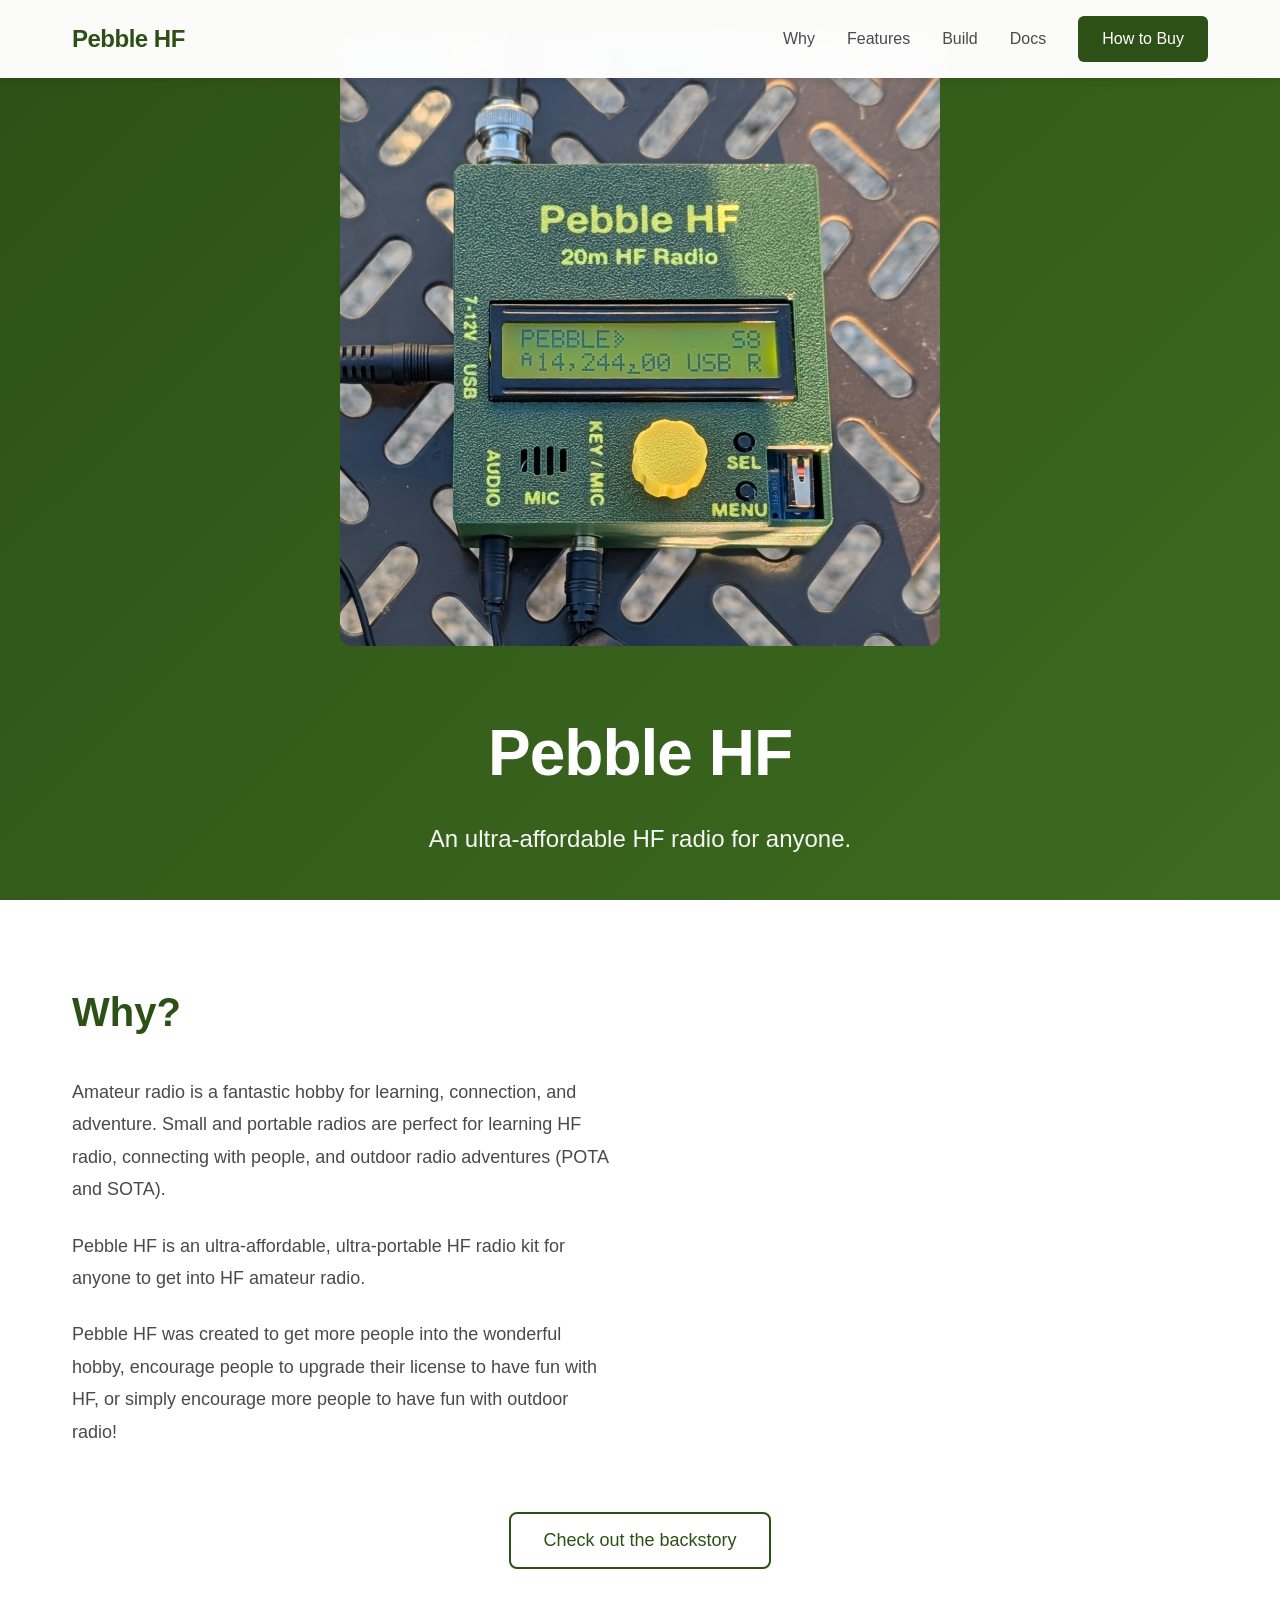
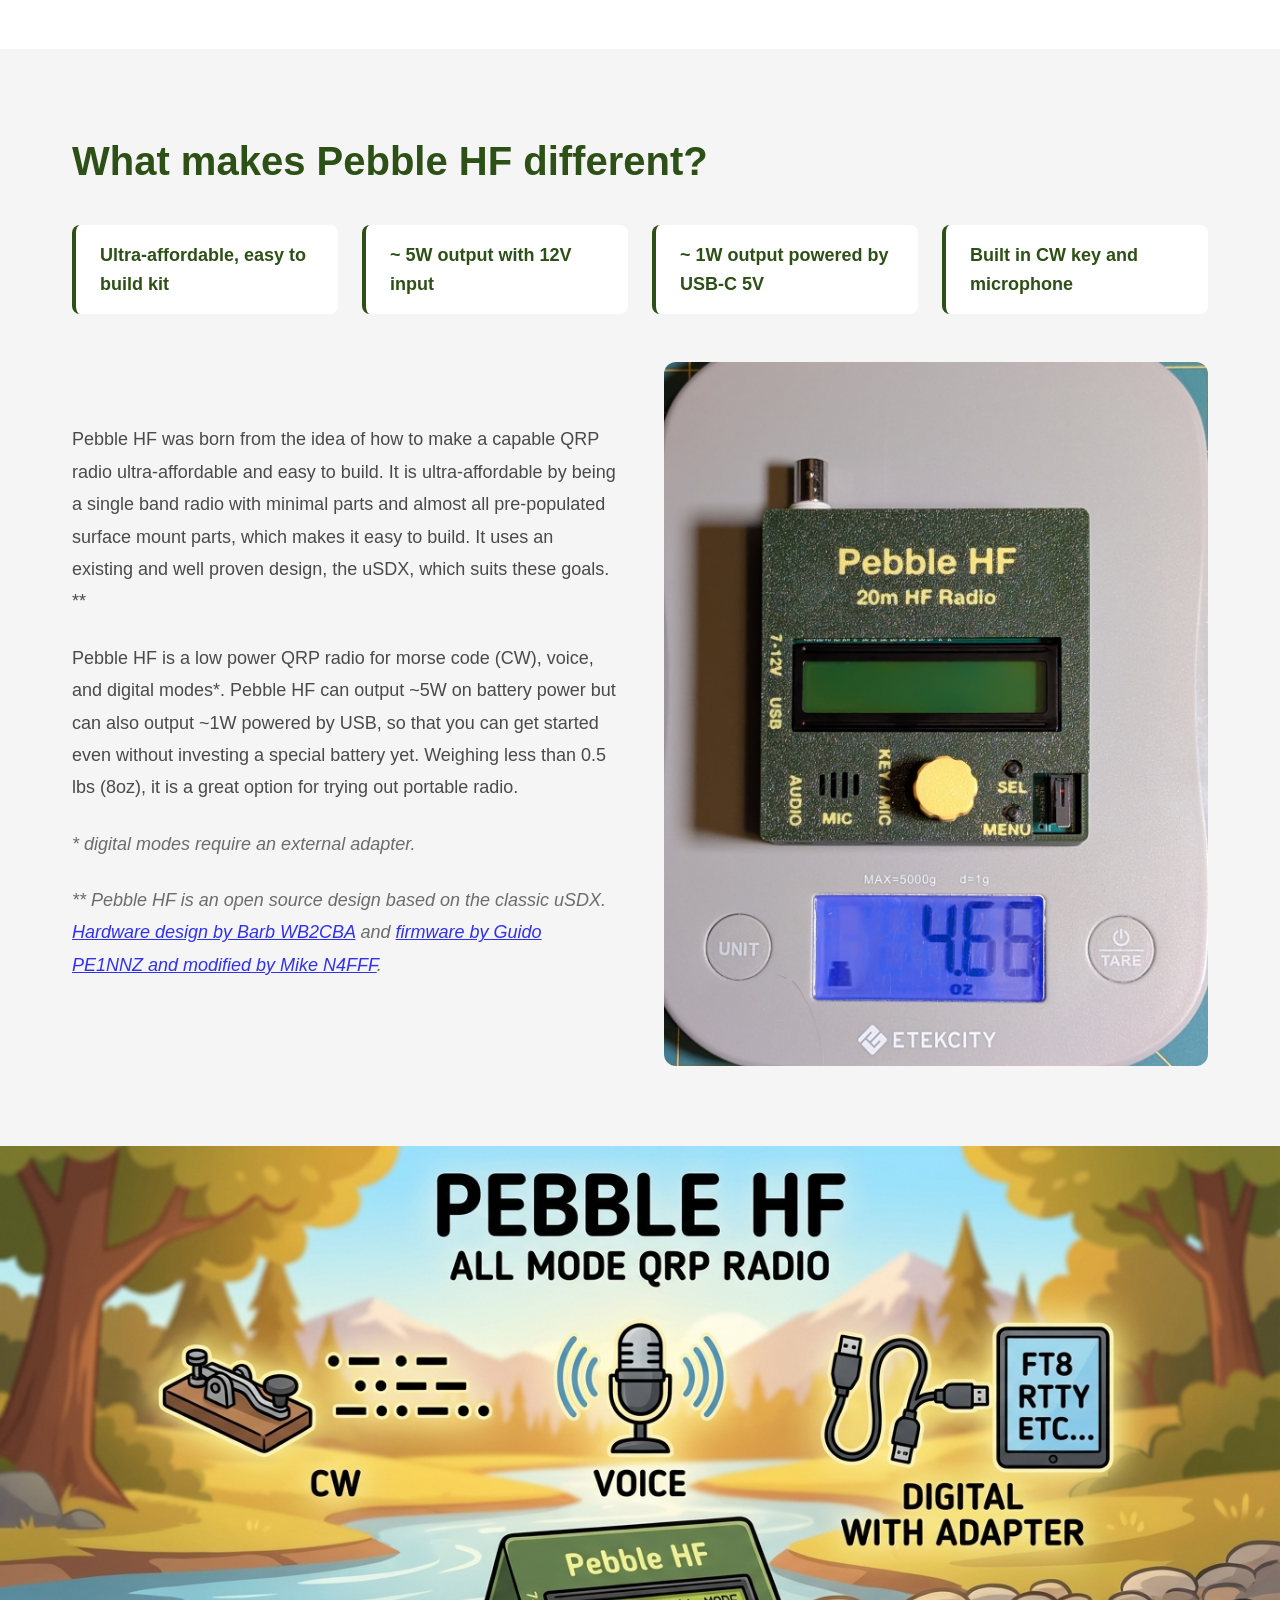
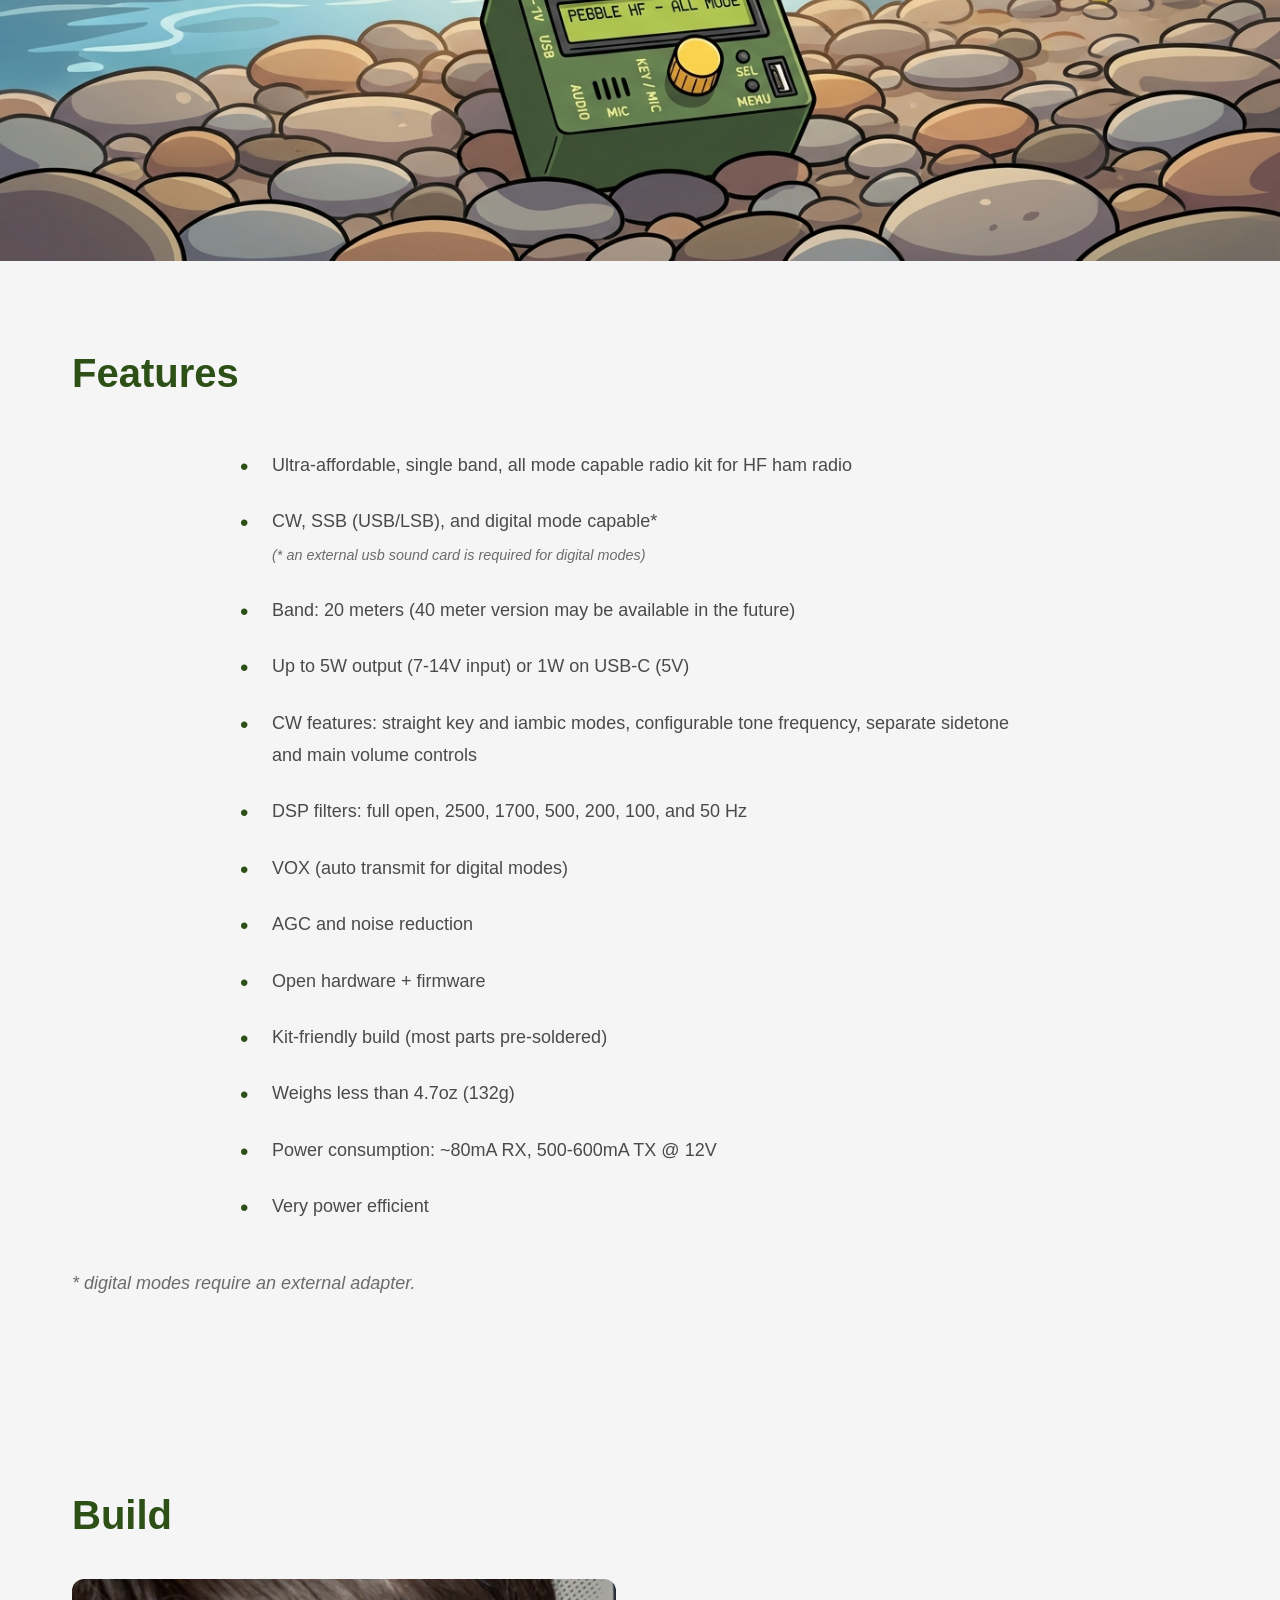
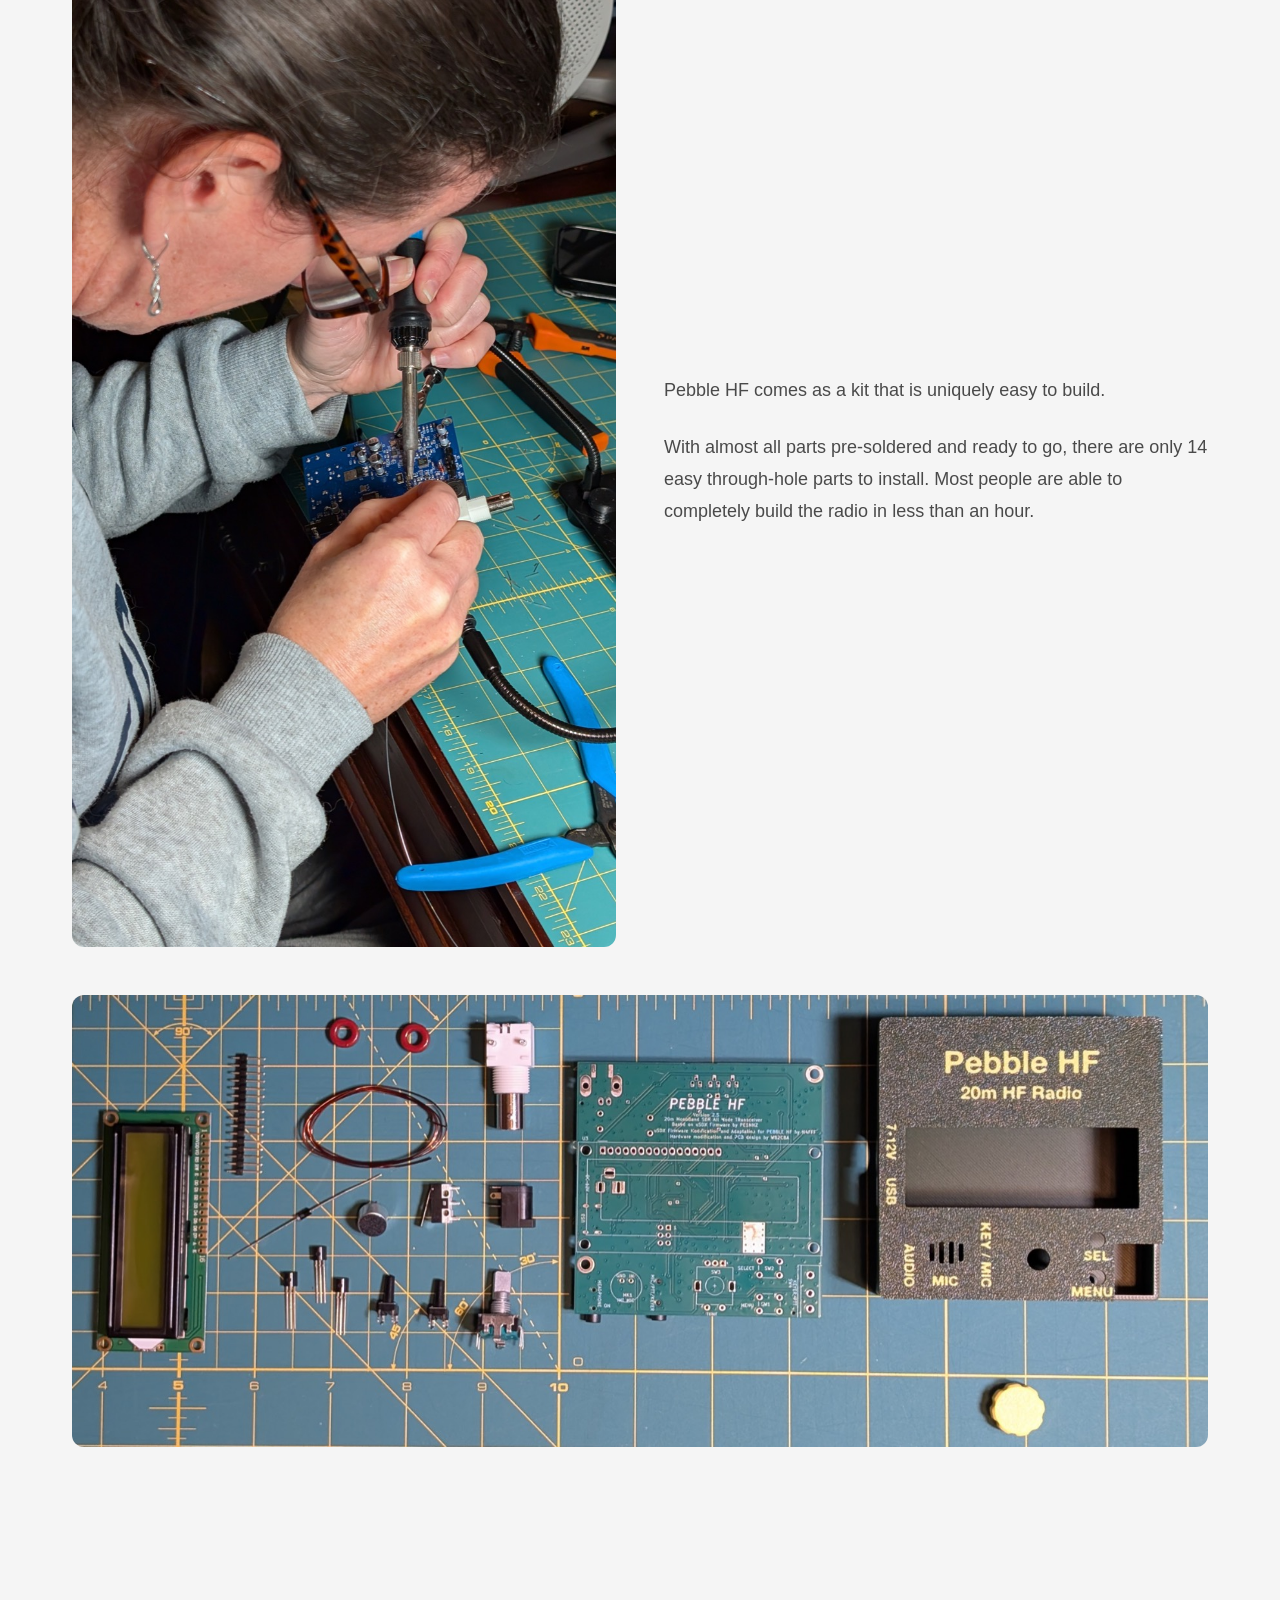
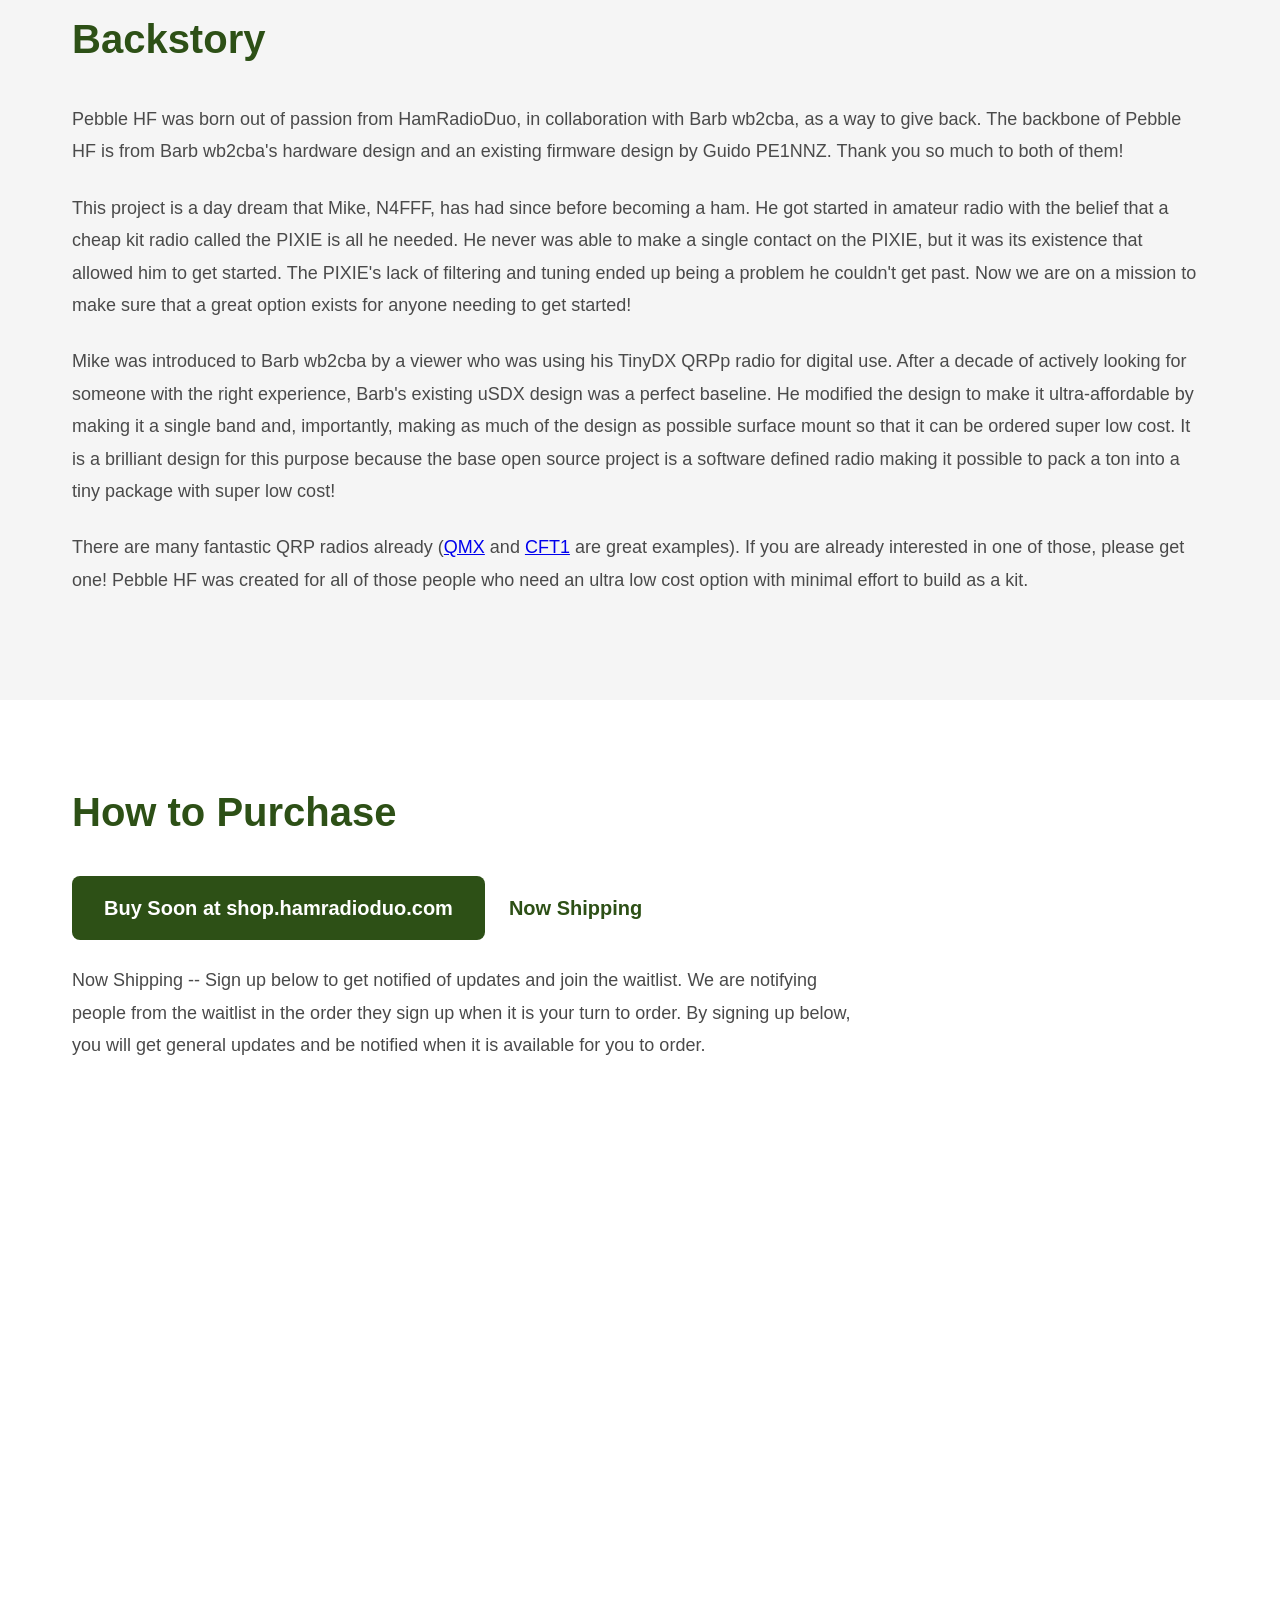
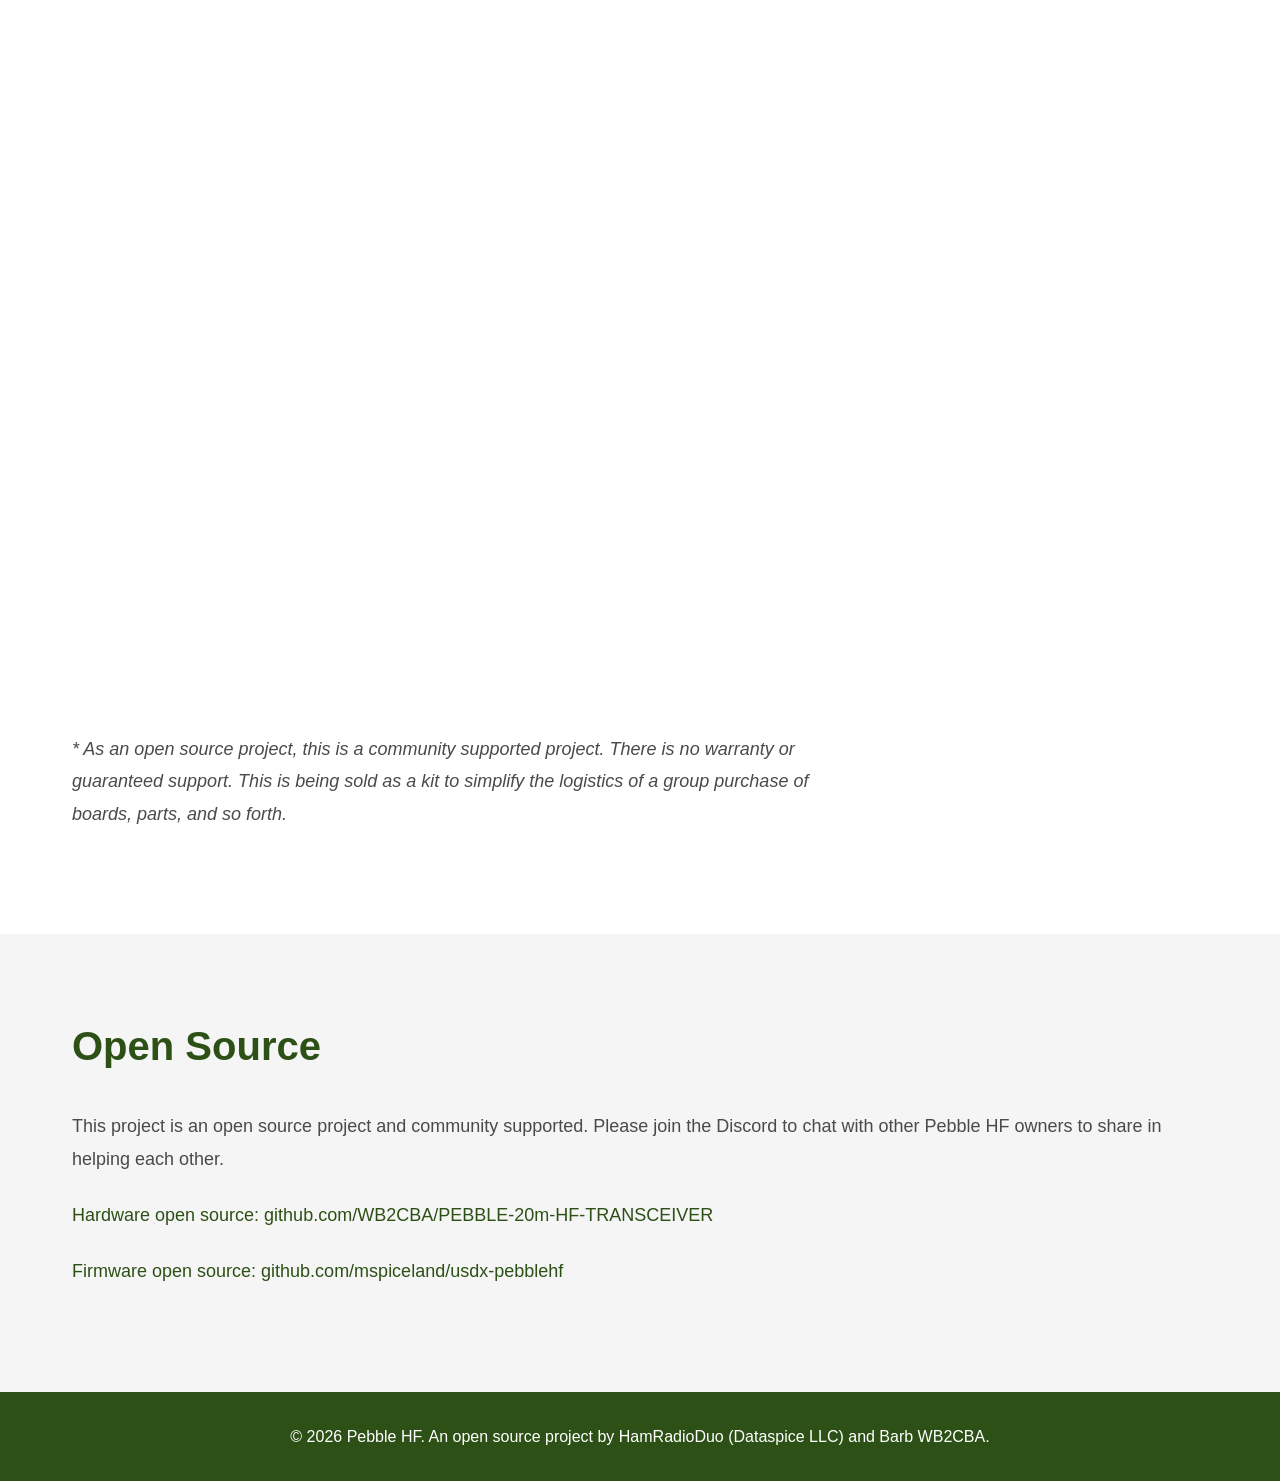
<file: index.html>
<!DOCTYPE html>
<html lang="en">
<head>
    <meta charset="UTF-8">
    <meta name="viewport" content="width=device-width, initial-scale=1.0">
    <title>Pebble HF - Ultra-Affordable HF Radio for Anyone</title>
    <link rel="stylesheet" href="styles.css">
</head>
<body>
    <!-- Header -->
    <header class="header">
        <div class="header-container">
            <div class="logo">Pebble HF</div>
            <nav class="nav">
                <a href="#why">Why</a>
                <a href="#features">Features</a>
                <a href="#build">Build</a>
                <a href="docs.html">Docs</a>
                <a href="#purchase" class="btn-purchase">How to Buy</a>
            </nav>
        </div>
    </header>

    <!-- Hero Section -->
    <section class="hero" id="hero">
        <div class="hero-content">
            <img src="images/Pebble HF.jpg" alt="Pebble HF Radio" class="hero-image">
            <h1>Pebble HF</h1>
            <p class="hero-subtitle">An ultra-affordable HF radio for anyone.</p>
        </div>
    </section>

    <!-- Why Section -->
    <section class="section why-section" id="why">
        <div class="container">
            <h2>Why?</h2>
            <div class="content-with-image">
                <div class="text-content">
                    <p>Amateur radio is a fantastic hobby for learning, connection, and adventure. Small and portable radios are perfect for learning HF radio, connecting with people, and outdoor radio adventures (POTA and SOTA).</p>
                    <p>Pebble HF is an ultra-affordable, ultra-portable HF radio kit for anyone to get into HF amateur radio.</p>
                    <p>Pebble HF was created to get more people into the wonderful hobby, encourage people to upgrade their license to have fun with HF, or simply encourage more people to have fun with outdoor radio!</p>
                </div>
                <div class="video-box">
                    <div class="video-container">
                        <iframe src="https://www.youtube.com/embed/v6cWHiaaO9w?si=7EDW7vsnb8RIu4Lr" title="YouTube video player" frameborder="0" allow="accelerometer; autoplay; clipboard-write; encrypted-media; gyroscope; picture-in-picture; web-share" referrerpolicy="strict-origin-when-cross-origin" allowfullscreen></iframe>
                    </div>
                </div>
            </div>
            <div class="section-link">
                <a href="#backstory" class="backstory-link">Check out the backstory</a>
            </div>
        </div>
    </section>

    <!-- What Makes It Different Section -->
    <section class="section different-section">
        <div class="container">
            <h2>What makes Pebble HF different?</h2>
            <ul class="key-points">
                <li>Ultra-affordable, easy to build kit</li> 
                <li> ~ 5W output with 12V input</li>
                <li> ~ 1W output powered by USB-C 5V</li>
                <li>Built in CW key and microphone</li>
            </ul>
            <div class="content-with-image">
                <div class="text-content">
                    <p>Pebble HF was born from the idea of how to make a capable QRP radio ultra-affordable and easy to build. It is ultra-affordable by being a single band radio with minimal parts and almost all pre-populated surface mount parts, which makes it easy to build.  It uses an existing and well proven design, the uSDX, which suits these goals. **</p>
                    <p>Pebble HF is a low power QRP radio for morse code (CW), voice, and digital modes*.  Pebble HF can output ~5W on battery power but can also output ~1W powered by USB, so that you can get started even without investing a special battery yet. Weighing less than 0.5 lbs (8oz), it is a great option for trying out portable radio.</p>
                    <p class="note">* digital modes require an external adapter.</p>
                    <p class="note">** Pebble HF is an open source design based on the classic uSDX. <a href="https://github.com/WB2CBA/PEBBLE-20m-HF-TRANSCEIVER" target="_blank" rel="noopener">Hardware design by Barb WB2CBA</a> and <a href="https://github.com/mspiceland/usdx-pebblehf" target="_blank" rel="noopener">firmware by Guido PE1NNZ and modified by Mike N4FFF</a>.</p>
                </div>
                <img src="images/Pebble HF on a scale.jpg" alt="Pebble HF on a scale showing weight" class="section-image">
            </div>
        </div>
    </section>

    <!-- All Mode Image Section -->
    <section class="full-width-image-section">
        <img src="images/pebble hf - all mode qrp radio.jpeg" alt="Pebble HF - All Mode QRP Radio" class="full-width-image">
    </section>

    <!-- Features Section -->
    <section class="section features-section" id="features">
        <div class="container">
            <h2>Features</h2>
            <ul class="features-list">
                <li>Ultra-affordable, single band, all mode capable radio kit for HF ham radio</li>
                <li>CW, SSB (USB/LSB), and digital mode capable*<br><span class="note">(* an external usb sound card is required for digital modes)</span></li>
                <li>Band: 20 meters (40 meter version may be available in the future) </li>
                <li>Up to 5W output (7-14V input) or 1W on USB-C (5V)</li>
                <li>CW features: straight key and iambic modes, configurable tone frequency, separate sidetone and main volume controls</li>
                <li>DSP filters: full open, 2500, 1700, 500, 200, 100, and 50 Hz</li>
                <li>VOX (auto transmit for digital modes)</li>
                <li>AGC and noise reduction</li>
                <li>Open hardware + firmware</li>
                <li>Kit-friendly build (most parts pre-soldered)</li>
                <li>Weighs less than 4.7oz (132g)</li>
                <li>Power consumption: ~80mA RX, 500-600mA TX @ 12V</li>
                <li>Very power efficient</li>
            </ul>
            <p class="note">* digital modes require an external adapter.</p>
        </div>
    </section>

    <!-- Build Section -->
    <section class="section build-section" id="build">
        <div class="container">
            <h2>Build</h2>
            <div class="content-with-image reverse">
                <img src="images/Becky Building Pebble HF.jpg" alt="Building the Pebble HF kit" class="section-image">
                <div class="text-content">
                    <p>Pebble HF comes as a kit that is uniquely easy to build.</p>
                    <p>With almost all parts pre-soldered and ready to go, there are only 14 easy through-hole parts to install. Most people are able to completely build the radio in less than an hour.</p>
                </div>
            </div>
            <div class="build-kit-image">
                <img src="images/Pebble HF - kit with all the parts.jpg" alt="Pebble HF kit with all the parts" class="full-section-image">
            </div>
        </div>
    </section>

    <!-- Backstory Section -->
    <section class="section backstory-section" id="backstory">
        <div class="container">
            <h2>Backstory</h2>
            <p>Pebble HF was born out of passion from HamRadioDuo, in collaboration with Barb wb2cba, as a way to give back. The backbone of Pebble HF is from Barb wb2cba's hardware design and an existing firmware design by Guido PE1NNZ. Thank you so much to both of them!</p>
            <p>This project is a day dream that Mike, N4FFF, has had since before becoming a ham.  He got started in amateur radio with the belief that a cheap kit radio called the PIXIE is all he needed.  He never was able to make a single contact on the PIXIE, but it was its existence that allowed him to get started.  The PIXIE's lack of filtering and tuning ended up being a problem he couldn't get past. Now we are on a mission to make sure that a great option exists for anyone needing to get started!</p>
            <p>Mike was introduced to Barb wb2cba by a viewer who was using his TinyDX QRPp radio for digital use. After a decade of actively looking for someone with the right experience, Barb's existing uSDX design was a perfect baseline. He modified the design to make it ultra-affordable by making it a single band and, importantly, making as much of the design as possible surface mount so that it can be ordered super low cost.  It is a brilliant design for this purpose because the base open source project is a software defined radio making it possible to pack a ton into a tiny package with super low cost!</p>
            <p> There are many fantastic QRP radios already (<a href="https://qrp-labs.com/qmx.html">QMX</a> and <a href="https://hamgadgets.com/CFT1-BUILT--by-KM4CFT-_p_48.html">CFT1</a> are great examples). If you are already interested in one of those, please get one! Pebble HF was created for all of those people who need an ultra low cost option with minimal effort to build as a kit.</p>
        </div>
    </section>

    <!-- Purchase Section -->
    <section class="section purchase-section" id="purchase">
        <div class="container">
            <h2>How to Purchase</h2>
            <div class="purchase-content">
                <div class="purchase-header">
                    <a href="https://shop.hamradioduo.com" class="shop-link" target="_blank" rel="noopener">Buy Soon at shop.hamradioduo.com</a>
                    <span class="coming-soon">Now Shipping</span>
                </div>
                <p class="purchase-instructions">Now Shipping -- Sign up below to get notified of updates and join the waitlist. We are notifying people from the waitlist in the order they sign up when it is your turn to order. By signing up below, you will get general updates and be notified when it is available for you to order.</p>
                <div class="form-container">
                    <iframe src="https://docs.google.com/forms/d/e/1FAIpQLSdmnU1lvA6iDeV1NBUPK0VeHka3sYkPzjg0xsxUL0N0n75qMA/viewform?embedded=true" width="100%" height="1200" frameborder="0" marginheight="0" marginwidth="0">Loading…</iframe>
                </div>
                <p class="disclaimer">* As an open source project, this is a community supported project. There is no warranty or guaranteed support. This is being sold as a kit to simplify the logistics of a group purchase of boards, parts, and so forth.</p>
            </div>
        </div>
    </section>

    <!-- Open Source Section -->
    <section class="section opensource-section" id="opensource">
        <div class="container">
            <h2>Open Source</h2>
            <p>This project is an open source project and community supported. Please join the Discord to chat with other Pebble HF owners to share in helping each other.</p>
            <p><a href="https://github.com/WB2CBA/PEBBLE-20m-HF-TRANSCEIVER" target="_blank" rel="noopener">Hardware open source: github.com/WB2CBA/PEBBLE-20m-HF-TRANSCEIVER</a></p>
            <p><a href="https://github.com/mspiceland/usdx-pebblehf" target="_blank" rel="noopener">Firmware open source: github.com/mspiceland/usdx-pebblehf</a></p>
        </div>
    </section>

    <!-- Footer -->
    <footer>
        <div class="container">
            <p>&copy; 2026 Pebble HF. An open source project by HamRadioDuo (Dataspice LLC) and Barb WB2CBA.</p>
        </div>
    </footer>
</body>
</html>
</file>
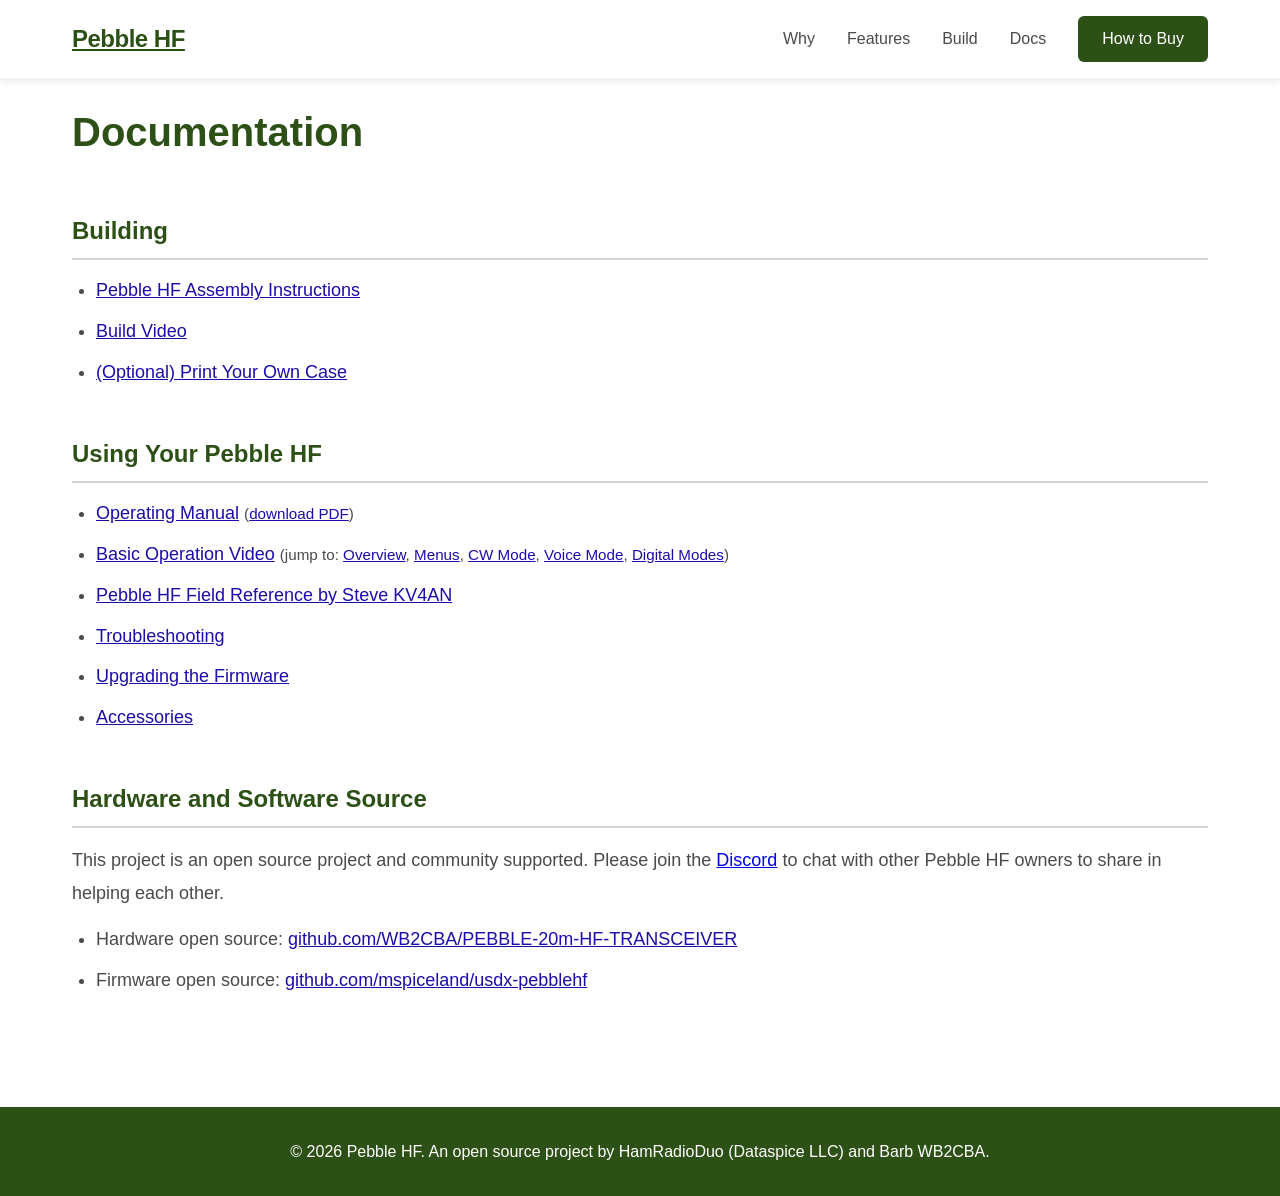
<file: docs.html>
<!DOCTYPE html>
<html lang="en">
<head>
    <meta charset="UTF-8">
    <meta name="viewport" content="width=device-width, initial-scale=1.0">
    <title>Pebble HF - Documentation</title>
    <link rel="stylesheet" href="styles.css">
    <link rel="stylesheet" href="docs.css">
</head>
<body>
    <!-- Header -->
    <header class="header">
        <div class="header-container">
            <a href="index.html" class="logo">Pebble HF</a>
            <nav class="nav">
                <a href="index.html#why">Why</a>
                <a href="index.html#features">Features</a>
                <a href="index.html#build">Build</a>
                <a href="docs.html">Docs</a>
                <a href="index.html#purchase" class="btn-purchase">How to Buy</a>
            </nav>
        </div>
    </header>

    <!-- Documentation Content -->
    <main class="docs-page">
        <div class="container">
            <h1>Documentation</h1>

            <!-- Building Section -->
            <section class="docs-section">
                <h2>Building</h2>
                <ul class="docs-list">
                    <li>
                        <a href="https://docs.google.com/document/d/1y1XxmphcGI1f_8zDiEyWWf4hZssc_TqsaRXFBKdRHSM/edit?usp=sharing" target="_blank" rel="noopener">Pebble HF Assembly Instructions</a>
                    </li>
                    <li>
                        <a href="https://www.youtube.com/watch?v=TFBHsTQisyY" target="_blank" rel="noopener">Build Video</a>
                    </li>
                    <li>
                        <a href="https://hamradioduo.com/print-your-own-pebble-hf-case/" target="_blank" rel="noopener">(Optional) Print Your Own Case</a>
                    </li>
                </ul>
            </section>

            <!-- Using Section -->
            <section class="docs-section">
                <h2>Using Your Pebble HF</h2>
                <ul class="docs-list">
                    <li>
                        <a href="https://github.com/mspiceland/usdx-pebblehf/blob/main/OPERATING_MANUAL.md" target="_blank" rel="noopener">Operating Manual</a>
                        <span class="video-sections">(<a href="https://raw.githubusercontent.com/mspiceland/usdx-pebblehf/main/OPERATING_MANUAL.pdf">download PDF</a>)</span>
                    </li>
                    <li>
                        <a href="https://www.youtube.com/watch?v=4scSfDGeadc" target="_blank" rel="noopener">Basic Operation Video</a>
                        <span class="video-sections">(jump to: <a href="https://www.youtube.com/watch?v=4scSfDGeadc&amp;t=0s" target="_blank" rel="noopener">Overview</a>, <a href="https://www.youtube.com/watch?v=4scSfDGeadc&amp;t=138s" target="_blank" rel="noopener">Menus</a>, <a href="https://www.youtube.com/watch?v=4scSfDGeadc&amp;t=364s" target="_blank" rel="noopener">CW Mode</a>, <a href="https://www.youtube.com/watch?v=4scSfDGeadc&amp;t=740s" target="_blank" rel="noopener">Voice Mode</a>, <a href="https://www.youtube.com/watch?v=4scSfDGeadc&amp;t=971s" target="_blank" rel="noopener">Digital Modes</a>)</span>
                    </li>
                    <li>
                        <a href="https://hamradioduo.com/files/2026/07/pebble-hf-field-reference.pdf" target="_blank" rel="noopener">Pebble HF Field Reference by Steve KV4AN</a>
                    </li>
                    <li>
                        <a href="https://github.com/mspiceland/usdx-pebblehf/blob/main/TROUBLESHOOTING.md" target="_blank" rel="noopener">Troubleshooting</a>
                    </li>
                    <li>
                        <a href="https://github.com/mspiceland/usdx-pebblehf/blob/main/PROGRAMMING.md" target="_blank" rel="noopener">Upgrading the Firmware</a>
                    </li>
                    <li>
                        <a href="https://hamradioduo.com/pebble-hf-accessories/" target="_blank" rel="noopener">Accessories</a>
                    </li>
                </ul>
            </section>

            <!-- Source Section -->
            <section class="docs-section">
                <h2>Hardware and Software Source</h2>
                <p>This project is an open source project and community supported. Please join the <a href="https://discord.gg/JtJFHcG7Pb" target="_blank" rel="noopener">Discord</a> to chat with other Pebble HF owners to share in helping each other.</p>
                <ul class="docs-list">
                    <li>
                        Hardware open source: <a href="https://github.com/WB2CBA/PEBBLE-20m-HF-TRANSCEIVER" target="_blank" rel="noopener">github.com/WB2CBA/PEBBLE-20m-HF-TRANSCEIVER</a>
                    </li>
                    <li>
                        Firmware open source: <a href="https://github.com/mspiceland/usdx-pebblehf" target="_blank" rel="noopener">github.com/mspiceland/usdx-pebblehf</a>
                    </li>
                </ul>
            </section>
        </div>
    </main>

    <!-- Footer -->
    <footer>
        <div class="container">
            <p>&copy; 2026 Pebble HF. An open source project by HamRadioDuo (Dataspice LLC) and Barb WB2CBA.</p>
        </div>
    </footer>
</body>
</html>
</file>
<file: styles.css>
* {
    margin: 0;
    padding: 0;
    box-sizing: border-box;
}

html {
    scroll-behavior: smooth;
    scroll-padding-top: 80px;
}

:root {
    --forest-green: #2d5016;
    --light-grey: #d3d3d3;
    --dark-grey: #4a4a4a;
    --white: #ffffff;
    --accent-green: #3d6b1f;
    --light-bg: #f5f5f5;
}

body {
    font-family: -apple-system, BlinkMacSystemFont, 'Segoe UI', Roboto, 'Helvetica Neue', Arial, sans-serif;
    line-height: 1.6;
    color: var(--dark-grey);
    overflow-x: hidden;
}

.container {
    max-width: 1200px;
    margin: 0 auto;
    padding: 0 2rem;
}

/* Header */
.header {
    position: fixed;
    top: 0;
    left: 0;
    right: 0;
    background-color: rgba(255, 255, 255, 0.98);
    backdrop-filter: blur(10px);
    box-shadow: 0 2px 10px rgba(0, 0, 0, 0.1);
    z-index: 1000;
    padding: 1rem 0;
}

.header-container {
    max-width: 1200px;
    margin: 0 auto;
    padding: 0 2rem;
    display: flex;
    justify-content: space-between;
    align-items: center;
}

.logo {
    font-size: 1.5rem;
    font-weight: 700;
    color: var(--forest-green);
    letter-spacing: -0.5px;
}

.nav {
    display: flex;
    align-items: center;
    gap: 2rem;
}

.nav a {
    color: var(--dark-grey);
    text-decoration: none;
    font-size: 1rem;
    font-weight: 500;
    transition: color 0.3s ease;
}

.nav a:hover {
    color: var(--forest-green);
}

.btn-purchase {
    background-color: var(--forest-green);
    color: var(--white) !important;
    padding: 0.625rem 1.5rem;
    border-radius: 6px;
    transition: background-color 0.3s ease, transform 0.2s ease;
}

.btn-purchase:hover {
    background-color: var(--accent-green);
    transform: translateY(-2px);
}

/* Hero Section */
.hero {
    min-height: 100vh;
    display: flex;
    align-items: center;
    justify-content: center;
    background: linear-gradient(135deg, var(--forest-green) 0%, var(--accent-green) 100%);
    color: var(--white);
    text-align: center;
    padding: 2rem;
}

.hero-content {
    max-width: 800px;
}

.hero-image-placeholder {
    width: 100%;
    max-width: 600px;
    height: 400px;
    margin: 0 auto 3rem;
    background-color: rgba(255, 255, 255, 0.1);
    border: 2px dashed rgba(255, 255, 255, 0.3);
    border-radius: 12px;
    display: flex;
    align-items: center;
    justify-content: center;
}

.hero-image {
    width: 100%;
    max-width: 600px;
    height: auto;
    margin: 0 auto 3rem;
    border-radius: 12px;
    object-fit: contain;
}

.placeholder-text {
    color: rgba(255, 255, 255, 0.6);
    font-size: 1rem;
    font-style: italic;
}

.hero h1 {
    font-size: 4rem;
    font-weight: 700;
    margin-bottom: 1rem;
    letter-spacing: -1px;
}

.hero-subtitle {
    font-size: 1.5rem;
    font-weight: 300;
    opacity: 0.95;
}

/* Section Styles */
.section {
    padding: 5rem 0;
}

.section:nth-child(even) {
    background-color: var(--light-bg);
}

.section h2 {
    font-size: 2.5rem;
    color: var(--forest-green);
    margin-bottom: 2rem;
    font-weight: 600;
}

.section p {
    font-size: 1.125rem;
    margin-bottom: 1.5rem;
    line-height: 1.8;
}

/* Why Section */
.why-section {
    background-color: var(--white);
}

.section-link {
    text-align: center;
    margin-top: 2.5rem;
}

.backstory-link {
    display: inline-block;
    font-size: 1.125rem;
    color: var(--forest-green);
    text-decoration: none;
    padding: 0.75rem 2rem;
    border: 2px solid var(--forest-green);
    border-radius: 8px;
    transition: background-color 0.3s ease, color 0.3s ease;
    font-weight: 500;
}

.backstory-link:hover {
    background-color: var(--forest-green);
    color: var(--white);
}

.video-box {
    flex: 1.5;
    min-width: 400px;
    display: flex;
    align-items: center;
    justify-content: center;
}

.video-container {
    position: relative;
    width: 100%;
    padding-bottom: 56.25%; /* 16:9 aspect ratio */
    height: 0;
    overflow: hidden;
    border-radius: 8px;
}

.video-container iframe {
    position: absolute;
    top: 0;
    left: 0;
    width: 100%;
    height: 100%;
    border: none;
}

/* Different Section */
.different-section {
    background-color: var(--light-bg);
}

/* Full Width Image Section */
.full-width-image-section {
    width: 100%;
    padding: 0;
    margin: 0;
    background-color: var(--white);
}

.full-width-image {
    width: 100%;
    height: auto;
    display: block;
    margin: 0;
}

.key-points {
    list-style: none;
    padding: 0;
    margin: 2rem 0 3rem;
    display: grid;
    grid-template-columns: repeat(auto-fit, minmax(250px, 1fr));
    gap: 1.5rem;
}

.key-points li {
    font-size: 1.125rem;
    font-weight: 600;
    color: var(--forest-green);
    padding: 1rem 1.5rem;
    background-color: var(--white);
    border-radius: 8px;
    border-left: 4px solid var(--forest-green);
    line-height: 1.6;
}

.content-with-image {
    display: grid;
    grid-template-columns: 1fr 1fr;
    gap: 3rem;
    align-items: center;
    margin-top: 2rem;
}

.content-with-image.reverse {
    grid-template-columns: 1fr 1fr;
}

.image-placeholder {
    width: 100%;
    height: 350px;
    background-color: var(--light-grey);
    border: 2px dashed var(--dark-grey);
    border-radius: 12px;
    display: flex;
    align-items: center;
    justify-content: center;
}

.image-placeholder .placeholder-text {
    color: var(--dark-grey);
    font-size: 1rem;
    font-style: italic;
}

.section-image {
    width: 100%;
    height: auto;
    border-radius: 12px;
    object-fit: contain;
}

.build-kit-image {
    margin-top: 3rem;
}

.full-section-image {
    width: 100%;
    height: auto;
    border-radius: 12px;
    display: block;
}

.note {
    font-size: 0.9rem;
    font-style: italic;
    color: var(--dark-grey);
    opacity: 0.8;
}

/* Features Section */
.features-section {
    background-color: var(--white);
}

.features-list {
    max-width: 800px;
    margin: 2rem auto;
    list-style: none;
    padding: 0;
}

.features-list li {
    font-size: 1.125rem;
    line-height: 1.8;
    padding: 0.75rem 0;
    padding-left: 2rem;
    position: relative;
}

.features-list li::before {
    content: "•";
    color: var(--forest-green);
    font-size: 1.5rem;
    position: absolute;
    left: 0;
    top: 0.5rem;
}

/* Build Section */
.build-section {
    background-color: var(--light-bg);
}

/* Backstory Section */
.backstory-section {
    background-color: var(--white);
}

/* Purchase Section */
.purchase-section {
    background-color: var(--white);
}

.purchase-content {
    max-width: 800px;
}

.purchase-header {
    display: flex;
    align-items: center;
    gap: 1.5rem;
    flex-wrap: wrap;
    margin-bottom: 1.5rem;
}

.coming-soon {
    font-size: 1.25rem;
    font-weight: 600;
    color: var(--forest-green);
}

.shop-link {
    display: inline-block;
    font-size: 1.25rem;
    color: var(--white);
    background-color: var(--forest-green);
    text-decoration: none;
    padding: 1rem 2rem;
    border-radius: 8px;
    transition: background-color 0.3s ease, transform 0.2s ease;
    font-weight: 600;
}

.shop-link:hover {
    background-color: var(--accent-green);
    transform: translateY(-2px);
}

.purchase-instructions {
    font-size: 1.125rem;
    color: var(--dark-grey);
    line-height: 1.8;
    margin-bottom: 2rem;
}

.form-container {
    margin: 2rem 0;
    border-radius: 8px;
    overflow: hidden;
}

.disclaimer {
    font-size: 1rem;
    font-style: italic;
    color: var(--dark-grey);
    line-height: 1.8;
    margin-top: 2rem;
}

/* Open Source Section */
.opensource-section {
    background-color: var(--light-bg);
}

.opensource-section a {
    color: var(--forest-green);
    text-decoration: none;
    font-weight: 500;
}

.opensource-section a:hover {
    text-decoration: underline;
}

/* Footer */
footer {
    background-color: var(--forest-green);
    color: var(--white);
    padding: 2rem 0;
    text-align: center;
}

footer p {
    margin: 0;
    font-size: 1rem;
}

/* Responsive Design */
@media (max-width: 768px) {
    .header-container {
        padding: 0 1.5rem;
    }

    .logo {
        font-size: 1.25rem;
    }

    .nav {
        gap: 1rem;
    }

    .nav a {
        font-size: 0.9rem;
    }

    .btn-purchase {
        padding: 0.5rem 1rem;
        font-size: 0.9rem;
    }

    .hero h1 {
        font-size: 2.5rem;
    }

    .hero-subtitle {
        font-size: 1.25rem;
    }

    .hero-image-placeholder {
        height: 250px;
        margin-bottom: 2rem;
    }

    .section {
        padding: 3rem 0;
    }

    .section h2 {
        font-size: 2rem;
    }

    .section p {
        font-size: 1rem;
    }

    .content-with-image,
    .content-with-image.reverse {
        grid-template-columns: 1fr;
        gap: 2rem;
    }

    .image-placeholder {
        height: 250px;
    }

    .container {
        padding: 0 1.5rem;
    }

    .video-box {
        padding: 1rem;
        min-width: 100%;
    }

    .highlight-text {
        font-size: 2.5rem;
    }
}

@media (max-width: 480px) {
    .hero h1 {
        font-size: 2rem;
    }

    .hero-subtitle {
        font-size: 1.1rem;
    }

    .section h2 {
        font-size: 1.75rem;
    }

    .coming-soon {
        font-size: 1.25rem;
    }

    .shop-link {
        font-size: 1.1rem;
        padding: 0.875rem 1.5rem;
    }
}
</file>
<file: docs.css>
.docs-page {
    padding-top: 100px;
    padding-bottom: 4rem;
    min-height: calc(100vh - 200px);
}

.docs-page h1 {
    font-size: 2.5rem;
    color: var(--forest-green);
    margin-bottom: 3rem;
}

.docs-section {
    margin-bottom: 3rem;
}

.docs-section h2 {
    font-size: 1.5rem;
    color: var(--forest-green);
    margin-bottom: 1rem;
    padding-bottom: 0.5rem;
    border-bottom: 2px solid var(--light-grey);
}

.docs-section p {
    font-size: 1.125rem;
    color: var(--dark-grey);
    line-height: 1.8;
    margin-bottom: 1rem;
}

.docs-list {
    list-style: disc;
    padding-left: 1.5rem;
}

.docs-list li {
    margin-bottom: 0.75rem;
    font-size: 1.125rem;
    color: var(--dark-grey);
}

.docs-list a {
    color: #1a0dab;
    text-decoration: underline;
}

.docs-list a:hover {
    color: #0b0080;
}

.video-sections {
    font-size: 0.95rem;
    color: var(--dark-grey);
}
</file>
